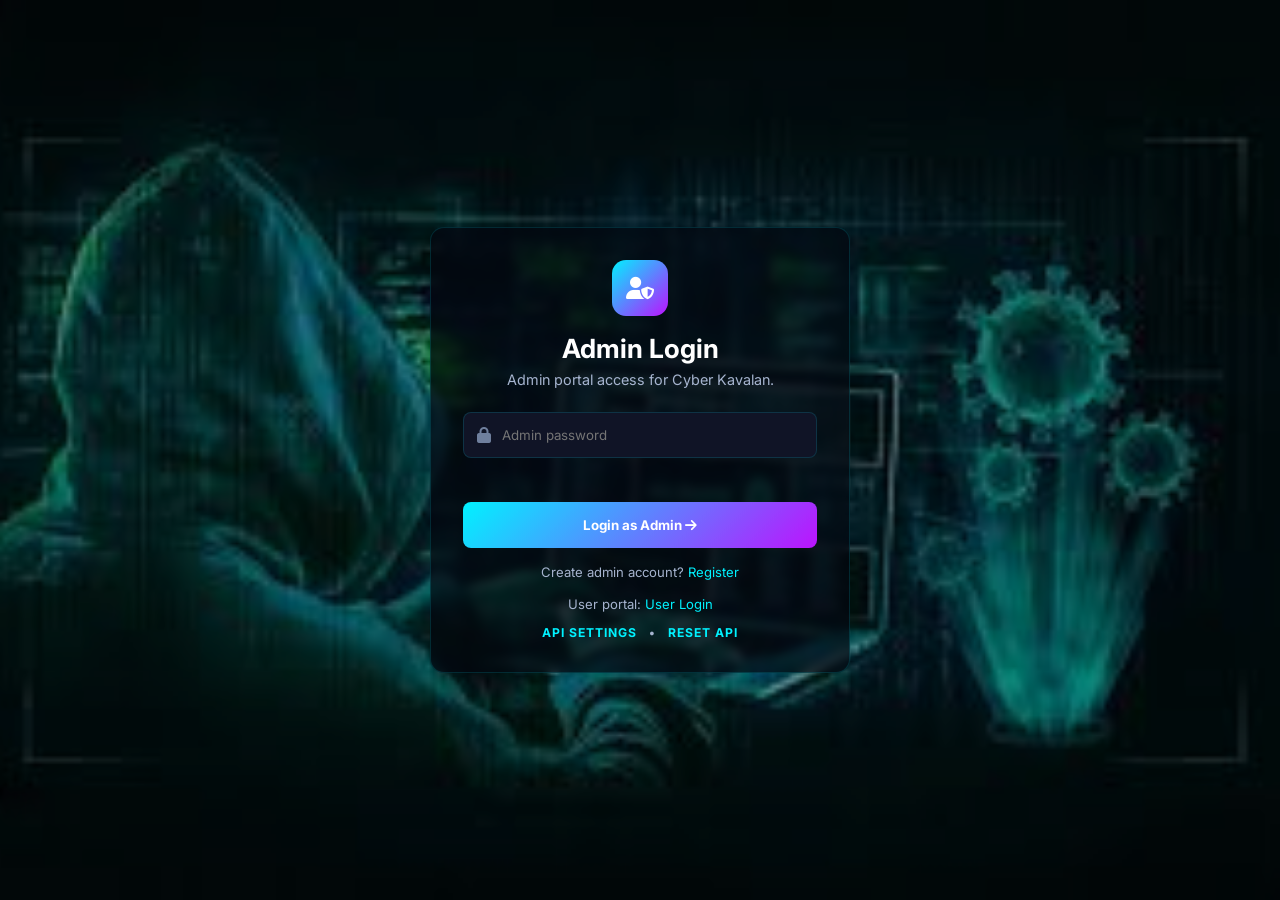
<file: admin-login.html>
<!DOCTYPE html>
<html lang="en">
<head>
  <meta charset="UTF-8">
  <meta name="viewport" content="width=device-width, initial-scale=1.0">
  <title>Admin Login - Cyber Kavalan</title>
  <link rel="stylesheet" href="https://cdnjs.cloudflare.com/ajax/libs/font-awesome/6.5.0/css/all.min.css">
  <link rel="preconnect" href="https://fonts.googleapis.com">
  <link href="https://fonts.googleapis.com/css2?family=Inter:wght@400;500;600;700;800;900&display=swap" rel="stylesheet">
  <style>
    :root { --color-neon-blue:#00f2ff; --color-neon-purple:#bc13fe; --color-cyber-black:#000000; --bg-base:var(--color-cyber-black); --bg-surface:#04060f; --bg-input:#101426; --border-subtle:rgba(0,242,255,.14); --text-primary:#fff; --text-secondary:#a6b4cf; --gradient-primary:linear-gradient(135deg,var(--color-neon-blue),var(--color-neon-purple)); }
    *{box-sizing:border-box;margin:0;padding:0;font-family:'Inter',sans-serif}
    body{min-height:100vh;min-height:100svh;background:var(--bg-base);background-image:url('assets/login-bg.jpg');background-size:cover;background-position:center;background-repeat:no-repeat;color:var(--text-primary);display:flex;align-items:center;justify-content:center;padding:1.5rem;position:relative;overflow-x:hidden;overflow-y:auto}
    body::before{content:"";position:fixed;inset:0;background:rgba(0,0,0,.45);pointer-events:none;z-index:0}
    .card{width:100%;max-width:420px;background:rgba(4,6,15,.68);backdrop-filter:blur(4px);border:1px solid var(--border-subtle);border-radius:14px;padding:2rem;position:relative;z-index:1}
    .icon{width:56px;height:56px;border-radius:14px;margin:0 auto 1rem;background:var(--gradient-primary);display:flex;align-items:center;justify-content:center;font-size:1.4rem}
    h1{font-size:1.65rem;text-align:center;margin-bottom:.4rem} p{text-align:center;color:var(--text-secondary);margin-bottom:1.5rem;font-size:.9rem}
    .input-group{position:relative;margin-bottom:.9rem}.input-group i{position:absolute;left:.9rem;top:50%;transform:translateY(-50%);color:#6f7f9d}
    input{width:100%;background:var(--bg-input);border:1px solid var(--border-subtle);border-radius:8px;color:white;padding:.9rem .9rem .9rem 2.4rem}
    input:focus{outline:none;border-color:var(--color-neon-blue);box-shadow:0 0 0 1px var(--color-neon-blue)}
    .msg{min-height:1.2rem;margin:.4rem 0 .6rem;font-size:.85rem;color:var(--text-secondary)}
    button{width:100%;border:none;border-radius:8px;padding:.95rem;font-weight:700;color:white;background:var(--gradient-primary);cursor:pointer}
    .foot{margin-top:1rem;text-align:center;font-size:.82rem;color:var(--text-secondary)} .foot a{color:var(--color-neon-blue);text-decoration:none}
    .api-tools{display:flex;justify-content:center;align-items:center;gap:.75rem;margin-top:.8rem;font-size:.76rem;font-weight:700;letter-spacing:.08em;text-transform:uppercase;color:var(--text-secondary);flex-wrap:wrap}
    .api-tools a{color:var(--color-neon-blue);text-decoration:none}
    @media (max-width:560px){
      body{padding:1rem;min-height:100svh;align-items:flex-start}
      .card{padding:1.25rem}
      h1{font-size:1.45rem}
      p{margin-bottom:1.1rem}
      input{padding:.82rem .82rem .82rem 2.2rem}
      button{padding:.88rem}
    }
  </style>
</head>
<body>
  <div class="card">
    <div class="icon"><i class="fas fa-user-shield"></i></div>
    <h1>Admin Login</h1>
    <p>Admin portal access for Cyber Kavalan.</p>

    <form id="adminLoginForm">
      <div class="input-group"><i class="fas fa-lock"></i><input type="password" id="password" placeholder="Admin password" required></div>
      <div class="msg" id="msg"></div>
      <button type="submit">Login as Admin <i class="fas fa-arrow-right"></i></button>
    </form>

    <div class="foot">Create admin account? <a href="admin-register.html">Register</a></div>
    <div class="foot">User portal: <a href="login.html">User Login</a></div>
    <div class="api-tools"><a href="#" id="apiSettingsLink">API Settings</a><span>•</span><a href="#" id="apiResetLink">Reset API</a></div>
  </div>

  <script>
    function normalizeApiBaseUrl(value) {
      return String(value || '').trim().replace(/\/+$/, '');
    }

    const API_BASE_URL = (() => {
      const params = new URLSearchParams(window.location.search);
      const fromQuery = normalizeApiBaseUrl(params.get('api'));
      if (fromQuery) {
        localStorage.setItem('cyber_api_base_url', fromQuery);
        return fromQuery;
      }

      const fromWindow = normalizeApiBaseUrl(window.__API_BASE_URL__);
      if (fromWindow) return fromWindow;

      const fromStorage = normalizeApiBaseUrl(localStorage.getItem('cyber_api_base_url'));
      if (fromStorage) return fromStorage;

      const protocol = window.location.protocol;
      const host = window.location.hostname;
      const isLocal = host === 'localhost' || host === '127.0.0.1';

      if ((protocol === 'http:' || protocol === 'https:') && window.location.port === '8000') {
        return `${protocol}//${window.location.host}`;
      }

      if (!isLocal && (protocol === 'http:' || protocol === 'https:')) {
        return `${protocol}//${window.location.host}`;
      }

      return 'http://127.0.0.1:8000';
    })();

    const form = document.getElementById('adminLoginForm');
    const msg = document.getElementById('msg');
    const passwordInput = document.getElementById('password');
    const apiSettingsLink = document.getElementById('apiSettingsLink');
    const apiResetLink = document.getElementById('apiResetLink');

    if (localStorage.getItem('admin_session_active') === 'true' && sessionStorage.getItem('admin_portal_password')) {
      window.location.href = 'admin-dashboard.html';
    }

    function setMessage(text, type = 'info') {
      msg.textContent = text;
      msg.style.color = type === 'error' ? 'var(--color-neon-purple)' : type === 'success' ? 'var(--color-neon-blue)' : 'var(--text-secondary)';
    }

    function openApiSettings() {
      const current = localStorage.getItem('cyber_api_base_url') || API_BASE_URL;
      const value = prompt('Enter backend API base URL (example: https://your-backend-domain)', current || '');
      if (value === null) return;
      const normalized = normalizeApiBaseUrl(value);
      if (!normalized) {
        localStorage.removeItem('cyber_api_base_url');
        setMessage('API override removed. Using default endpoint.', 'info');
        return;
      }
      localStorage.setItem('cyber_api_base_url', normalized);
      setMessage(`API endpoint updated to: ${normalized}`, 'success');
      setTimeout(() => window.location.reload(), 250);
    }

    apiSettingsLink.addEventListener('click', (event) => {
      event.preventDefault();
      openApiSettings();
    });

    apiResetLink.addEventListener('click', (event) => {
      event.preventDefault();
      localStorage.removeItem('cyber_api_base_url');
      setMessage('API endpoint reset. Reloading...', 'info');
      setTimeout(() => window.location.reload(), 250);
    });

    form.addEventListener('submit', async (event) => {
      event.preventDefault();
      const password = passwordInput.value;
      if (!password) return setMessage('Enter admin password.', 'error');

      setMessage('Signing in admin...', 'info');
      try {
        const response = await fetch(`${API_BASE_URL}/admin/login`, {
          method: 'POST', headers: { 'Content-Type': 'application/json' }, body: JSON.stringify({ password })
        });
        const data = await response.json().catch(() => ({}));
        if (!response.ok) throw new Error(data.detail || 'Admin login failed');

        localStorage.setItem('admin_session_active', 'true');
        localStorage.setItem('admin_name', data.name || 'Admin');
        localStorage.setItem('admin_email', data.email || 'admin@cyberkavalan.local');
        sessionStorage.setItem('admin_portal_password', password);
        setMessage('Admin login successful. Redirecting...', 'success');
        setTimeout(() => { window.location.href = 'admin-dashboard.html'; }, 500);
      } catch (error) {
        const fallback = 'Unable to login right now. Open API Settings and set your backend URL.';
        const displayMessage = error && String(error.message || '').toLowerCase().includes('failed to fetch')
          ? fallback
          : (error.message || fallback);
        setMessage(displayMessage, 'error');
      }
    });
  </script>
</body>
</html>
</file>
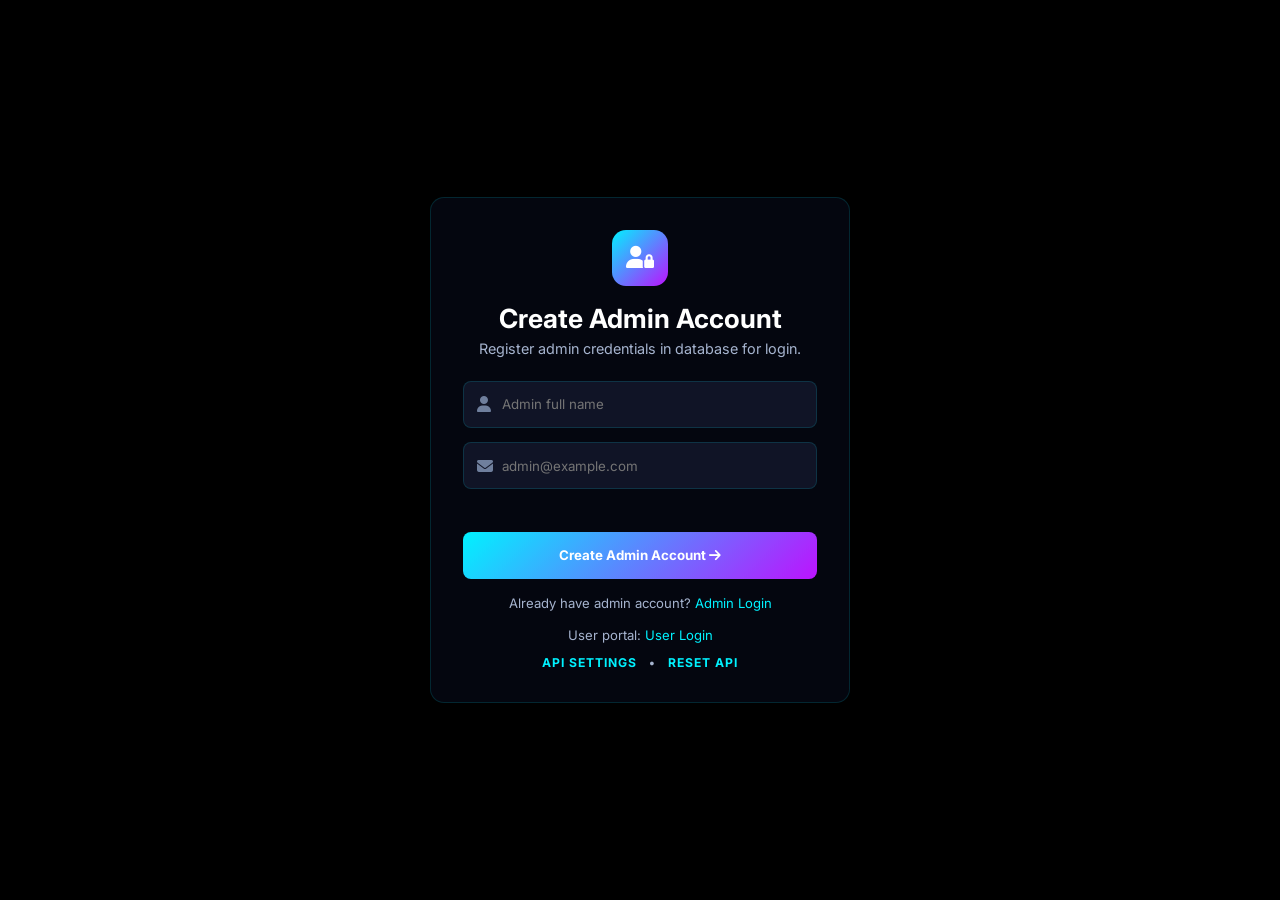
<file: admin-register.html>
<!DOCTYPE html>
<html lang="en">
<head>
  <meta charset="UTF-8">
  <meta name="viewport" content="width=device-width, initial-scale=1.0">
  <title>Create Admin Account - Cyber Kavalan</title>
  <link rel="stylesheet" href="https://cdnjs.cloudflare.com/ajax/libs/font-awesome/6.5.0/css/all.min.css">
  <link rel="preconnect" href="https://fonts.googleapis.com">
  <link href="https://fonts.googleapis.com/css2?family=Inter:wght@400;500;600;700;800;900&display=swap" rel="stylesheet">
  <style>
    :root { --color-neon-blue:#00f2ff; --color-neon-purple:#bc13fe; --color-cyber-black:#000000; --bg-base:var(--color-cyber-black); --bg-surface:#04060f; --bg-input:#101426; --border-subtle:rgba(0,242,255,.14); --text-primary:#fff; --text-secondary:#a6b4cf; --gradient-primary:linear-gradient(135deg,var(--color-neon-blue),var(--color-neon-purple)); }
    *{box-sizing:border-box;margin:0;padding:0;font-family:'Inter',sans-serif}
    body{min-height:100vh;background:var(--bg-base);color:var(--text-primary);display:flex;align-items:center;justify-content:center;padding:1.5rem}
    .card{width:100%;max-width:420px;background:var(--bg-surface);border:1px solid var(--border-subtle);border-radius:14px;padding:2rem}
    .icon{width:56px;height:56px;border-radius:14px;margin:0 auto 1rem;background:var(--gradient-primary);display:flex;align-items:center;justify-content:center;font-size:1.4rem}
    h1{font-size:1.65rem;text-align:center;margin-bottom:.4rem} p{text-align:center;color:var(--text-secondary);margin-bottom:1.5rem;font-size:.9rem}
    .input-group{position:relative;margin-bottom:.9rem}.input-group i{position:absolute;left:.9rem;top:50%;transform:translateY(-50%);color:#6f7f9d}
    input{width:100%;background:var(--bg-input);border:1px solid var(--border-subtle);border-radius:8px;color:white;padding:.9rem .9rem .9rem 2.4rem}
    input:focus{outline:none;border-color:var(--color-neon-blue);box-shadow:0 0 0 1px var(--color-neon-blue)}
    .msg{min-height:1.2rem;margin:.4rem 0 .6rem;font-size:.85rem;color:var(--text-secondary)}
    button{width:100%;border:none;border-radius:8px;padding:.95rem;font-weight:700;color:white;background:var(--gradient-primary);cursor:pointer}
    .foot{margin-top:1rem;text-align:center;font-size:.82rem;color:var(--text-secondary)} .foot a{color:var(--color-neon-blue);text-decoration:none}
    .api-tools{display:flex;justify-content:center;align-items:center;gap:.75rem;margin-top:.8rem;font-size:.76rem;font-weight:700;letter-spacing:.08em;text-transform:uppercase;color:var(--text-secondary);flex-wrap:wrap}
    .api-tools a{color:var(--color-neon-blue);text-decoration:none}
    @media (max-width:560px){
      body{padding:1rem;min-height:100svh}
      .card{padding:1.25rem}
      h1{font-size:1.45rem}
      p{margin-bottom:1.1rem}
      input{padding:.82rem .82rem .82rem 2.2rem}
      button{padding:.88rem}
    }
  </style>
</head>
<body>
  <div class="card">
    <div class="icon"><i class="fas fa-user-lock"></i></div>
    <h1>Create Admin Account</h1>
    <p>Register admin credentials in database for login.</p>

    <form id="adminRegisterForm">
      <div class="input-group"><i class="fas fa-user"></i><input type="text" id="name" placeholder="Admin full name" required></div>
      <div class="input-group"><i class="fas fa-envelope"></i><input type="email" id="email" placeholder="admin@example.com" required></div>
      <div class="msg" id="msg"></div>
      <button type="submit">Create Admin Account <i class="fas fa-arrow-right"></i></button>
    </form>

    <div class="foot">Already have admin account? <a href="admin-login.html">Admin Login</a></div>
    <div class="foot">User portal: <a href="login.html">User Login</a></div>
    <div class="api-tools"><a href="#" id="apiSettingsLink">API Settings</a><span>•</span><a href="#" id="apiResetLink">Reset API</a></div>
  </div>

  <script>
    function normalizeApiBaseUrl(value) {
      return String(value || '').trim().replace(/\/+$/, '');
    }

    const API_BASE_URL = (() => {
      const params = new URLSearchParams(window.location.search);
      const fromQuery = normalizeApiBaseUrl(params.get('api'));
      if (fromQuery) {
        localStorage.setItem('cyber_api_base_url', fromQuery);
        return fromQuery;
      }

      const fromWindow = normalizeApiBaseUrl(window.__API_BASE_URL__);
      if (fromWindow) return fromWindow;

      const fromStorage = normalizeApiBaseUrl(localStorage.getItem('cyber_api_base_url'));
      if (fromStorage) return fromStorage;

      const protocol = window.location.protocol;
      const host = window.location.hostname;
      const isLocal = host === 'localhost' || host === '127.0.0.1';

      if ((protocol === 'http:' || protocol === 'https:') && window.location.port === '8000') {
        return `${protocol}//${window.location.host}`;
      }

      if (!isLocal && (protocol === 'http:' || protocol === 'https:')) {
        return `${protocol}//${window.location.host}`;
      }

      return 'http://127.0.0.1:8000';
    })();

    const form = document.getElementById('adminRegisterForm');
    const msg = document.getElementById('msg');
    const nameInput = document.getElementById('name');
    const emailInput = document.getElementById('email');
    const apiSettingsLink = document.getElementById('apiSettingsLink');
    const apiResetLink = document.getElementById('apiResetLink');

    function setMessage(text, type = 'info') {
      msg.textContent = text;
      msg.style.color = type === 'error' ? 'var(--color-neon-purple)' : type === 'success' ? 'var(--color-neon-blue)' : 'var(--text-secondary)';
    }

    function openApiSettings() {
      const current = localStorage.getItem('cyber_api_base_url') || API_BASE_URL;
      const value = prompt('Enter backend API base URL (example: https://your-backend-domain)', current || '');
      if (value === null) return;
      const normalized = normalizeApiBaseUrl(value);
      if (!normalized) {
        localStorage.removeItem('cyber_api_base_url');
        setMessage('API override removed. Using default endpoint.', 'info');
        return;
      }
      localStorage.setItem('cyber_api_base_url', normalized);
      setMessage(`API endpoint updated to: ${normalized}`, 'success');
      setTimeout(() => window.location.reload(), 250);
    }

    apiSettingsLink.addEventListener('click', (event) => {
      event.preventDefault();
      openApiSettings();
    });

    apiResetLink.addEventListener('click', (event) => {
      event.preventDefault();
      localStorage.removeItem('cyber_api_base_url');
      setMessage('API endpoint reset. Reloading...', 'info');
      setTimeout(() => window.location.reload(), 250);
    });

    form.addEventListener('submit', async (event) => {
      event.preventDefault();
      const name = nameInput.value.trim();
      const email = emailInput.value.trim().toLowerCase();
      if (name.length < 2) return setMessage('Enter a valid full name.', 'error');
      if (!email.includes('@')) return setMessage('Enter a valid email address.', 'error');

      setMessage('Creating admin account...', 'info');
      try {
        const response = await fetch(`${API_BASE_URL}/admin/register`, {
          method: 'POST', headers: { 'Content-Type': 'application/json' }, body: JSON.stringify({ name, email })
        });

        const data = await response.json().catch(() => ({}));
        if (!response.ok) throw new Error(data.detail || 'Could not create admin account');

        localStorage.setItem('pending_admin_name', name);
        localStorage.setItem('pending_admin_email', email);
        setMessage('Admin account created successfully. Redirecting to admin login...', 'success');
        setTimeout(() => { window.location.href = 'admin-login.html'; }, 700);
      } catch (error) {
        const fallback = 'Could not create admin account. Open API Settings and set your backend URL.';
        const displayMessage = error && String(error.message || '').toLowerCase().includes('failed to fetch')
          ? fallback
          : (error.message || fallback);
        setMessage(displayMessage, 'error');
      }
    });
  </script>
</body>
</html>
</file>
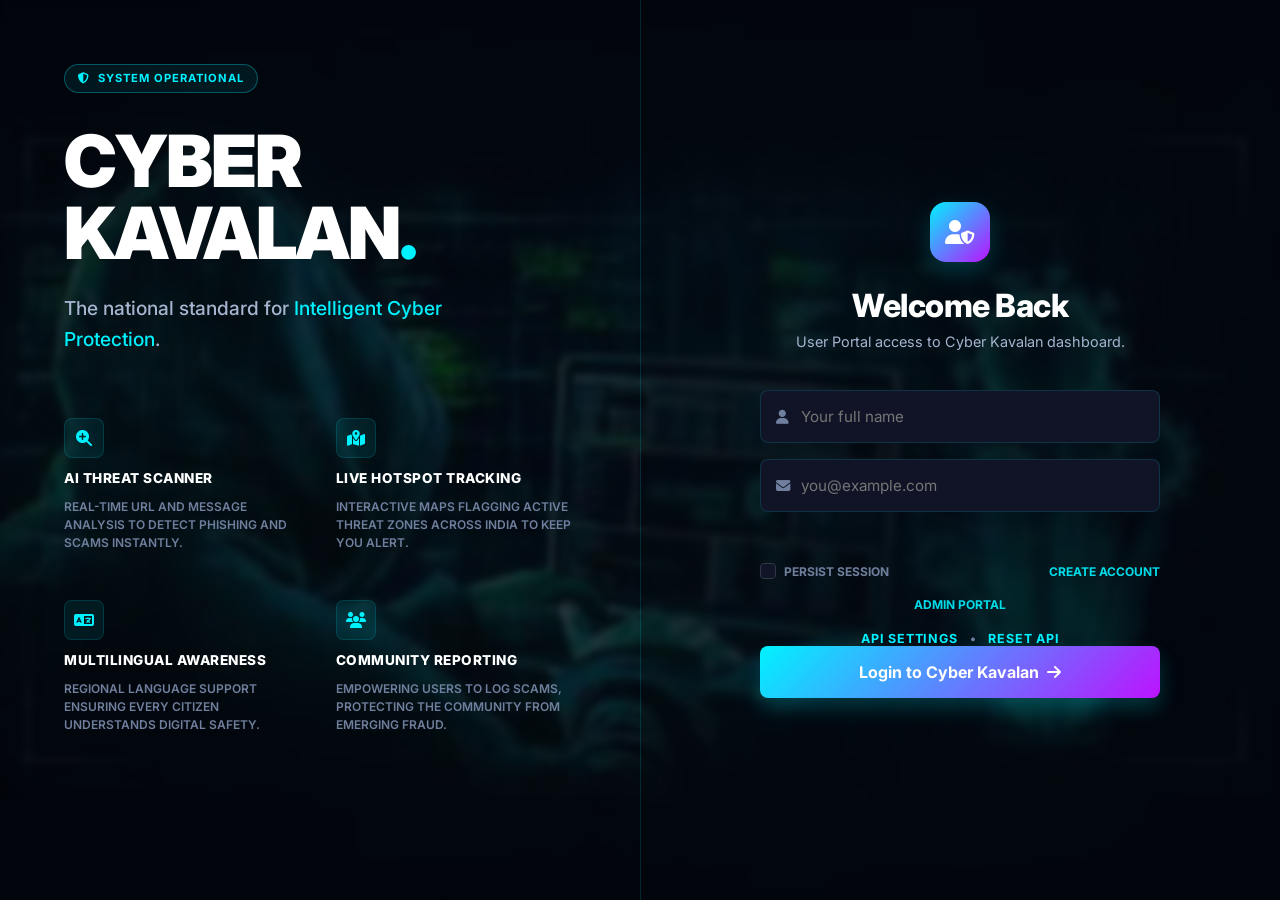
<file: login.html>
<!DOCTYPE html>
<html lang="en">
<head>
  <meta charset="UTF-8">
  <meta name="viewport" content="width=device-width, initial-scale=1.0">
  <title>User Login - Cyber Kavalan</title>
  <link rel="stylesheet" href="https://cdnjs.cloudflare.com/ajax/libs/font-awesome/6.5.0/css/all.min.css">
  <link rel="preconnect" href="https://fonts.googleapis.com">
  <link href="https://fonts.googleapis.com/css2?family=Inter:wght@400;500;600;700;800;900&display=swap" rel="stylesheet">
  <style>
    :root {
      --color-neon-blue: #00f2ff;
      --color-neon-purple: #bc13fe;
      --color-cyber-black: #000000;
      --bg-base: var(--color-cyber-black);
      --bg-surface: #04060f;
      --bg-elevated: #090b1a;
      --bg-input: #101426;
      --border-primary: rgba(0, 242, 255, 0.3);
      --border-subtle: rgba(0, 242, 255, 0.14);
      --text-primary: #ffffff;
      --text-secondary: #a6b4cf;
      --text-muted: #6f7f9d;
      --gradient-primary: linear-gradient(135deg, var(--color-neon-blue), var(--color-neon-purple));
    }

    * {
      box-sizing: border-box;
      margin: 0;
      padding: 0;
      font-family: 'Inter', sans-serif;
    }
    body {
      display: flex;
      min-height: 100vh;
      min-height: 100svh;
      background-color: var(--bg-base);
      background-image: url('assets/login-bg.jpg');
      background-size: cover;
      background-position: center;
      background-repeat: no-repeat;
      color: var(--text-primary);
      position: relative;
      overflow-x: hidden;
      overflow-y: auto;
    }
    body::before {
      content: "";
      position: fixed;
      inset: 0;
      background: rgba(0, 0, 0, 0.45);
      pointer-events: none;
      z-index: 0;
    }
    .split-layout {
      display: flex;
      width: 100%;
      position: relative;
      z-index: 1;
    }
    .left-panel {
      flex: 1;
      padding: 4rem 4rem;
      display: flex;
      flex-direction: column;
      border-right: 1px solid var(--border-subtle);
      background: rgba(4, 6, 15, 0.62);
      backdrop-filter: blur(3px);
    }
    .right-panel {
      flex: 1;
      display: flex;
      flex-direction: column;
      justify-content: center;
      align-items: center;
      padding: 4rem;
      background-color: rgba(4, 6, 15, 0.68);
      backdrop-filter: blur(4px);
    }
    /* Left Panel Content */
    .system-status {
      display: inline-flex;
      align-items: center;
      gap: 0.5rem;
      font-size: 0.7rem;
      font-weight: 700;
      letter-spacing: 1px;
      color: var(--color-neon-blue);
      border: 1px solid var(--border-primary);
      padding: 0.4rem 0.8rem;
      border-radius: 20px;
      background-color: rgba(0, 242, 255, 0.08);
      margin-bottom: 2rem;
      align-self: flex-start;
    }
    .brand-title {
      font-size: 4.5rem;
      font-weight: 900;
      letter-spacing: -2px;
      line-height: 1;
      margin-bottom: 1.5rem;
    }
    .brand-title .dot {
      color: var(--color-neon-blue);
    }
    .brand-subtitle {
      font-size: 1.2rem;
      color: var(--text-secondary);
      font-weight: 500;
      max-width: 450px;
      line-height: 1.6;
      margin-bottom: 4rem;
    }
    .highlight {
      color: var(--color-neon-blue);
    }
    
    .features-grid {
      display: grid;
      grid-template-columns: 1fr 1fr;
      gap: 3rem 2rem;
    }
    .feature-item {
      display: flex;
      flex-direction: column;
      gap: 0.75rem;
    }
    .feature-icon {
      width: 40px;
      height: 40px;
      border-radius: 8px;
      border: 1px solid var(--border-subtle);
      display: flex;
      align-items: center;
      justify-content: center;
      color: var(--color-neon-blue);
      background-color: rgba(0, 242, 255, 0.08);
    }
    .feature-title {
      font-size: 0.85rem;
      font-weight: 800;
      letter-spacing: 0.5px;
      text-transform: uppercase;
    }
    .feature-desc {
      font-size: 0.75rem;
      color: var(--text-muted);
      line-height: 1.5;
      font-weight: 600;
      text-transform: uppercase;
    }
    .terminal-footer {
      margin-top: auto;
      display: flex;
      align-items: center;
      gap: 1.5rem;
      font-size: 0.65rem;
      color: var(--text-muted);
      font-weight: 700;
      letter-spacing: 1px;
    }
    .terminal-dots {
      display: flex;
      gap: 4px;
    }
    .t-dot {
      width: 24px;
      height: 24px;
      border-radius: 50%;
      background: var(--bg-input);
      display: flex;
      align-items: center;
      justify-content: center;
      font-size: 0.5rem;
      color: var(--color-neon-blue);
    }

    /* Right Panel Content */
    .auth-container {
      width: 100%;
      max-width: 400px;
      text-align: center;
    }
    .auth-icon-wrap {
      width: 60px;
      height: 60px;
      border-radius: 16px;
      background: var(--gradient-primary);
      color: white;
      display: flex;
      align-items: center;
      justify-content: center;
      font-size: 1.5rem;
      margin: 0 auto 1.5rem;
      box-shadow: 0 10px 25px rgba(0, 242, 255, 0.2);
    }
    .auth-title {
      font-size: 2rem;
      font-weight: 800;
      margin-bottom: 0.5rem;
      letter-spacing: -0.5px;
    }
    .auth-subtitle {
      font-size: 0.9rem;
      color: var(--text-secondary);
      margin-bottom: 2.5rem;
    }
    .input-group {
      position: relative;
      margin-bottom: 1rem;
    }
    .input-icon {
      position: absolute;
      left: 1rem;
      top: 50%;
      transform: translateY(-50%);
      color: var(--text-muted);
      font-size: 0.9rem;
    }
    .auth-input {
      width: 100%;
      background-color: var(--bg-input);
      border: 1px solid var(--border-subtle);
      color: white;
      padding: 1rem 1rem 1rem 2.5rem;
      border-radius: 8px;
      font-size: 0.95rem;
      transition: all 0.3s ease;
    }
    .auth-input:focus {
      outline: none;
      border-color: var(--color-neon-blue);
      background-color: #14182d;
      box-shadow: 0 0 0 1px var(--color-neon-blue);
    }
    .auth-options {
      display: flex;
      justify-content: space-between;
      align-items: center;
      margin-bottom: 1.5rem;
      font-size: 0.75rem;
      font-weight: 700;
      text-transform: uppercase;
      margin-top: 1rem;
    }
    .persist-label {
      display: flex;
      align-items: center;
      gap: 0.5rem;
      color: var(--text-muted);
      cursor: pointer;
    }
    .checkbox-custom {
      appearance: none;
      width: 16px;
      height: 16px;
      background-color: var(--bg-input);
      border: 1px solid #2d3748;
      border-radius: 4px;
      cursor: pointer;
    }
    .checkbox-custom:checked {
      background-color: var(--color-neon-blue);
      border-color: var(--color-neon-blue);
    }
    .restore-link {
      color: var(--color-neon-blue);
      text-decoration: none;
      transition: all 0.2s;
    }
    .restore-link:hover {
      text-shadow: 0 0 8px rgba(0, 242, 255, 0.5);
    }
    .api-tools {
      display: flex;
      justify-content: center;
      align-items: center;
      gap: 0.75rem;
      margin-top: 0.9rem;
      font-size: 0.78rem;
      font-weight: 700;
      text-transform: uppercase;
      letter-spacing: 0.8px;
      color: var(--text-muted);
      flex-wrap: wrap;
    }
    .api-tools a {
      color: var(--color-neon-blue);
      text-decoration: none;
    }
    .btn-login {
      width: 100%;
      background: var(--gradient-primary);
      color: white;
      border: none;
      padding: 1rem;
      border-radius: 8px;
      font-size: 1rem;
      font-weight: 700;
      cursor: pointer;
      display: flex;
      justify-content: center;
      align-items: center;
      gap: 0.5rem;
      transition: all 0.3s ease;
      box-shadow: 0 10px 20px rgba(0, 242, 255, 0.2);
    }
    .btn-login:hover {
      filter: brightness(1.1);
      transform: translateY(-2px);
      box-shadow: 0 15px 25px rgba(0, 242, 255, 0.3);
    }
    .enterprise-footer {
      margin-top: 5rem;
      font-size: 0.65rem;
      font-weight: 700;
      letter-spacing: 2px;
      color: var(--text-muted);
      text-transform: uppercase;
    }
    .auth-message {
      margin-top: 0.75rem;
      min-height: 1.2rem;
      font-size: 0.85rem;
      color: var(--text-secondary);
      text-align: left;
    }
    .footer-icons {
      display: flex;
      gap: 1.5rem;
      justify-content: center;
      margin-top: 1rem;
      font-size: 1rem;
      color: var(--text-muted);
    }
    
    @media (max-width: 900px) {
      .split-layout {
        flex-direction: column;
      }
      .left-panel {
        display: none; /* Hide left panel on mobile */
      }
      .right-panel {
        padding: 2rem;
      }
    }
    @media (max-width: 560px) {
      body {
        min-height: 100svh;
        align-items: flex-start;
      }
      .right-panel {
        padding: 1rem;
        justify-content: flex-start;
      }
      .auth-container {
        max-width: 100%;
        margin-top: 0.5rem;
      }
      .auth-title {
        font-size: 1.75rem;
      }
      .auth-subtitle {
        margin-bottom: 1.5rem;
      }
      .auth-options {
        flex-direction: column;
        align-items: flex-start;
        gap: 0.65rem;
      }
      .btn-login {
        padding: 0.9rem;
      }
    }
  </style>
</head>
<body>
  <div class="split-layout">
    <!-- Left Panel -->
    <div class="left-panel">
      <div class="system-status">
        <i class="fas fa-shield-alt"></i> SYSTEM OPERATIONAL
      </div>
      
      <h1 class="brand-title">CYBER KAVALAN<span class="dot">.</span></h1>
      
      <p class="brand-subtitle">
        The national standard for <span class="highlight">Intelligent Cyber Protection</span>.
      </p>

      <div class="features-grid">
        <div class="feature-item">
          <div class="feature-icon"><i class="fas fa-search-plus"></i></div>
          <div class="feature-title">AI THREAT SCANNER</div>
          <div class="feature-desc">Real-time URL and message analysis to detect phishing and scams instantly.</div>
        </div>
        <div class="feature-item">
          <div class="feature-icon"><i class="fas fa-map-marked-alt"></i></div>
          <div class="feature-title">LIVE HOTSPOT TRACKING</div>
          <div class="feature-desc">Interactive maps flagging active threat zones across India to keep you alert.</div>
        </div>
        <div class="feature-item">
          <div class="feature-icon"><i class="fas fa-language"></i></div>
          <div class="feature-title">MULTILINGUAL AWARENESS</div>
          <div class="feature-desc">Regional language support ensuring every citizen understands digital safety.</div>
        </div>
        <div class="feature-item">
          <div class="feature-icon"><i class="fas fa-users"></i></div>
          <div class="feature-title">COMMUNITY REPORTING</div>
          <div class="feature-desc">Empowering users to log scams, protecting the community from emerging fraud.</div>
        </div>
      </div>


    </div>

    <!-- Right Panel -->
    <div class="right-panel">
      <div class="auth-container">
        <div class="auth-icon-wrap">
          <i class="fas fa-user-shield"></i>
        </div>
        
        <h2 class="auth-title">Welcome Back</h2>
        <p class="auth-subtitle">User Portal access to Cyber Kavalan dashboard.</p>

        <form id="userLoginForm">
          <div class="input-group">
            <i class="fas fa-user input-icon"></i>
            <input type="text" id="userName" class="auth-input" placeholder="Your full name" required>
          </div>
          
          <div class="input-group">
            <i class="fas fa-envelope input-icon"></i>
            <input type="email" id="userEmail" class="auth-input" placeholder="you@example.com" required>
          </div>

          <div class="auth-message" id="authMessage"></div>

          <div class="auth-options">
            <label class="persist-label">
              <input type="checkbox" class="checkbox-custom">
              PERSIST SESSION
            </label>
            <a href="register.html" class="restore-link" style="opacity: 0.9;">CREATE ACCOUNT</a>
          </div>

          <div class="auth-options" style="justify-content:center; margin-top:-0.4rem; margin-bottom:1.2rem;">
            <a href="admin-login.html" class="restore-link" style="opacity: 0.9;">ADMIN PORTAL</a>
          </div>

          <div class="api-tools">
            <a href="#" id="apiSettingsLink">API Settings</a>
            <span>•</span>
            <a href="#" id="apiResetLink">Reset API</a>
          </div>

          <button type="submit" id="userLoginBtn" class="btn-login">
            Login to Cyber Kavalan <i class="fas fa-arrow-right"></i>
          </button>
        </form>

      </div>
    </div>
  </div>

  <script>
    function normalizeApiBaseUrl(value) {
      return String(value || '').trim().replace(/\/+$/, '');
    }

    const API_BASE_URL = (() => {
      const params = new URLSearchParams(window.location.search);
      const fromQuery = normalizeApiBaseUrl(params.get('api'));
      if (fromQuery) {
        localStorage.setItem('cyber_api_base_url', fromQuery);
        return fromQuery;
      }

      const fromWindow = normalizeApiBaseUrl(window.__API_BASE_URL__);
      if (fromWindow) return fromWindow;

      const fromStorage = normalizeApiBaseUrl(localStorage.getItem('cyber_api_base_url'));
      if (fromStorage) return fromStorage;

      const protocol = window.location.protocol;
      const host = window.location.hostname;
      const isLocal = host === 'localhost' || host === '127.0.0.1';

      if ((protocol === 'http:' || protocol === 'https:') && window.location.port === '8000') {
        return `${protocol}//${window.location.host}`;
      }

      if (!isLocal && (protocol === 'http:' || protocol === 'https:')) {
        return `${protocol}//${window.location.host}`;
      }

      return 'http://127.0.0.1:8000';
    })();
    const loginForm = document.getElementById('userLoginForm');
    const authMessage = document.getElementById('authMessage');
    const userNameInput = document.getElementById('userName');
    const userEmailInput = document.getElementById('userEmail');
    const apiSettingsLink = document.getElementById('apiSettingsLink');
    const apiResetLink = document.getElementById('apiResetLink');

    const pendingName = localStorage.getItem('pending_user_name') || localStorage.getItem('user_name') || '';
    const pendingEmail = localStorage.getItem('pending_user_email') || localStorage.getItem('user_email') || '';
    if (pendingName) userNameInput.value = pendingName;
    if (pendingEmail) userEmailInput.value = pendingEmail;

    if (localStorage.getItem('user_session_active') === 'true') {
      window.location.href = 'index.html';
    }

    function setMessage(text, type = 'info') {
      authMessage.textContent = text;
      authMessage.style.color = type === 'error' ? 'var(--color-neon-purple)' : type === 'success' ? 'var(--color-neon-blue)' : 'var(--text-secondary)';
    }

    function openApiSettings() {
      const current = localStorage.getItem('cyber_api_base_url') || API_BASE_URL;
      const value = prompt('Enter backend API base URL (example: https://your-backend-domain)', current || '');
      if (value === null) return;
      const normalized = normalizeApiBaseUrl(value);
      if (!normalized) {
        localStorage.removeItem('cyber_api_base_url');
        setMessage('API override removed. Using default endpoint.', 'info');
        return;
      }
      localStorage.setItem('cyber_api_base_url', normalized);
      setMessage(`API endpoint updated to: ${normalized}`, 'success');
      setTimeout(() => window.location.reload(), 250);
    }

    apiSettingsLink.addEventListener('click', (event) => {
      event.preventDefault();
      openApiSettings();
    });

    apiResetLink.addEventListener('click', (event) => {
      event.preventDefault();
      localStorage.removeItem('cyber_api_base_url');
      setMessage('API endpoint reset. Reloading...', 'info');
      setTimeout(() => window.location.reload(), 250);
    });

    loginForm.addEventListener('submit', async (event) => {
      event.preventDefault();
      const userName = userNameInput.value.trim();
      const userEmail = userEmailInput.value.trim().toLowerCase();

      if (userName.length < 2) {
        setMessage('Enter a valid full name.', 'error');
        return;
      }

      if (!userEmail.includes('@')) {
        setMessage('Enter a valid email address.', 'error');
        return;
      }

      setMessage('Signing you in...', 'info');

      try {
        const response = await fetch(`${API_BASE_URL}/user/login`, {
          method: 'POST',
          headers: { 'Content-Type': 'application/json' },
          body: JSON.stringify({ name: userName, email: userEmail })
        });

        const data = await response.json().catch(() => ({}));
        if (!response.ok) {
          throw new Error(data.detail || 'Login failed');
        }

        localStorage.removeItem('pending_user_name');
        localStorage.removeItem('pending_user_email');
        localStorage.setItem('user_session_active', 'true');
        localStorage.setItem('user_name', data.name || userName);
        localStorage.setItem('user_email', userEmail);

        setMessage('Login successful. Redirecting...', 'success');
        setTimeout(() => {
          window.location.href = 'index.html';
        }, 500);
      } catch (error) {
        const fallback = 'Unable to login right now. Open API Settings and set your backend URL.';
        const displayMessage = error && String(error.message || '').toLowerCase().includes('failed to fetch')
          ? fallback
          : (error.message || fallback);
        setMessage(displayMessage, 'error');
      }
    });
  </script>
</body>
</html>
</file>
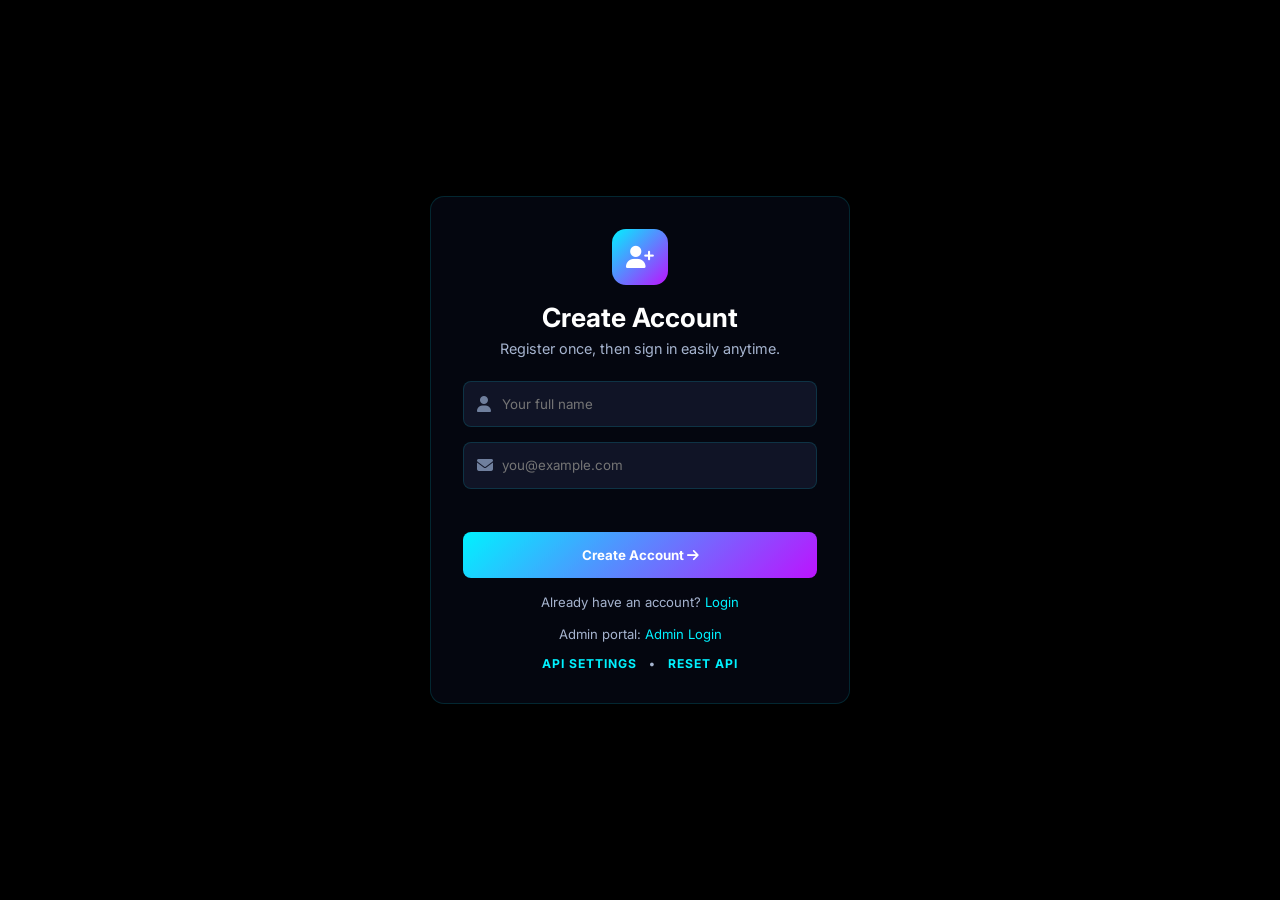
<file: register.html>
<!DOCTYPE html>
<html lang="en">
<head>
  <meta charset="UTF-8">
  <meta name="viewport" content="width=device-width, initial-scale=1.0">
  <title>Create Account - Cyber Kavalan</title>
  <link rel="stylesheet" href="https://cdnjs.cloudflare.com/ajax/libs/font-awesome/6.5.0/css/all.min.css">
  <link rel="preconnect" href="https://fonts.googleapis.com">
  <link href="https://fonts.googleapis.com/css2?family=Inter:wght@400;500;600;700;800;900&display=swap" rel="stylesheet">
  <style>
    :root {
      --color-neon-blue: #00f2ff;
      --color-neon-purple: #bc13fe;
      --color-cyber-black: #000000;
      --bg-base: var(--color-cyber-black);
      --bg-surface: #04060f;
      --bg-input: #101426;
      --border-subtle: rgba(0, 242, 255, 0.14);
      --text-primary: #ffffff;
      --text-secondary: #a6b4cf;
      --gradient-primary: linear-gradient(135deg, var(--color-neon-blue), var(--color-neon-purple));
    }
    * { box-sizing: border-box; margin: 0; padding: 0; font-family: 'Inter', sans-serif; }
    body { min-height: 100vh; background: var(--bg-base); color: var(--text-primary); display: flex; align-items: center; justify-content: center; padding: 1.5rem; }
    .card { width: 100%; max-width: 420px; background: var(--bg-surface); border: 1px solid var(--border-subtle); border-radius: 14px; padding: 2rem; }
    .icon { width: 56px; height: 56px; border-radius: 14px; margin: 0 auto 1rem; background: var(--gradient-primary); display: flex; align-items: center; justify-content: center; font-size: 1.4rem; }
    h1 { font-size: 1.65rem; text-align: center; margin-bottom: 0.4rem; }
    p { text-align: center; color: var(--text-secondary); margin-bottom: 1.5rem; font-size: 0.9rem; }
    .input-group { position: relative; margin-bottom: 0.9rem; }
    .input-group i { position: absolute; left: 0.9rem; top: 50%; transform: translateY(-50%); color: #6f7f9d; }
    input { width: 100%; background: var(--bg-input); border: 1px solid var(--border-subtle); border-radius: 8px; color: white; padding: 0.9rem 0.9rem 0.9rem 2.4rem; }
    input:focus { outline: none; border-color: var(--color-neon-blue); box-shadow: 0 0 0 1px var(--color-neon-blue); }
    .msg { min-height: 1.2rem; margin-top: 0.4rem; margin-bottom: 0.6rem; font-size: 0.85rem; color: var(--text-secondary); }
    button { width: 100%; border: none; border-radius: 8px; padding: 0.95rem; font-weight: 700; color: white; background: var(--gradient-primary); cursor: pointer; }
    .foot { margin-top: 1rem; text-align: center; font-size: 0.82rem; color: var(--text-secondary); }
    .foot a { color: var(--color-neon-blue); text-decoration: none; }
    .api-tools { display:flex; justify-content:center; align-items:center; gap:0.75rem; margin-top:0.85rem; font-size:0.76rem; font-weight:700; letter-spacing:0.08em; text-transform:uppercase; color: var(--text-secondary); flex-wrap:wrap; }
    .api-tools a { color: var(--color-neon-blue); text-decoration:none; }
    @media (max-width: 560px) {
      body { padding: 1rem; min-height: 100svh; }
      .card { padding: 1.25rem; }
      h1 { font-size: 1.45rem; }
      p { margin-bottom: 1.1rem; }
      input { padding: 0.82rem 0.82rem 0.82rem 2.2rem; }
      button { padding: 0.88rem; }
    }
  </style>
</head>
<body>
  <div class="card">
    <div class="icon"><i class="fas fa-user-plus"></i></div>
    <h1>Create Account</h1>
    <p>Register once, then sign in easily anytime.</p>

    <form id="registerForm">
      <div class="input-group">
        <i class="fas fa-user"></i>
        <input type="text" id="name" placeholder="Your full name" required>
      </div>
      <div class="input-group">
        <i class="fas fa-envelope"></i>
        <input type="email" id="email" placeholder="you@example.com" required>
      </div>
      <div class="msg" id="msg"></div>
      <button type="submit">Create Account <i class="fas fa-arrow-right"></i></button>
    </form>

    <div class="foot">Already have an account? <a href="login.html">Login</a></div>
    <div class="foot">Admin portal: <a href="admin-login.html">Admin Login</a></div>
    <div class="api-tools"><a href="#" id="apiSettingsLink">API Settings</a><span>•</span><a href="#" id="apiResetLink">Reset API</a></div>
  </div>

  <script>
    function normalizeApiBaseUrl(value) {
      return String(value || '').trim().replace(/\/+$/, '');
    }

    const API_BASE_URL = (() => {
      const params = new URLSearchParams(window.location.search);
      const fromQuery = normalizeApiBaseUrl(params.get('api'));
      if (fromQuery) {
        localStorage.setItem('cyber_api_base_url', fromQuery);
        return fromQuery;
      }

      const fromWindow = normalizeApiBaseUrl(window.__API_BASE_URL__);
      if (fromWindow) return fromWindow;

      const fromStorage = normalizeApiBaseUrl(localStorage.getItem('cyber_api_base_url'));
      if (fromStorage) return fromStorage;

      const protocol = window.location.protocol;
      const host = window.location.hostname;
      const isLocal = host === 'localhost' || host === '127.0.0.1';

      if ((protocol === 'http:' || protocol === 'https:') && window.location.port === '8000') {
        return `${protocol}//${window.location.host}`;
      }

      if (!isLocal && (protocol === 'http:' || protocol === 'https:')) {
        return `${protocol}//${window.location.host}`;
      }

      return 'http://127.0.0.1:8000';
    })();

    const form = document.getElementById('registerForm');
    const msg = document.getElementById('msg');
    const nameInput = document.getElementById('name');
    const emailInput = document.getElementById('email');
    const apiSettingsLink = document.getElementById('apiSettingsLink');
    const apiResetLink = document.getElementById('apiResetLink');

    function setMessage(text, type = 'info') {
      msg.textContent = text;
      msg.style.color = type === 'error' ? 'var(--color-neon-purple)' : type === 'success' ? 'var(--color-neon-blue)' : 'var(--text-secondary)';
    }

    function openApiSettings() {
      const current = localStorage.getItem('cyber_api_base_url') || API_BASE_URL;
      const value = prompt('Enter backend API base URL (example: https://your-backend-domain)', current || '');
      if (value === null) return;
      const normalized = normalizeApiBaseUrl(value);
      if (!normalized) {
        localStorage.removeItem('cyber_api_base_url');
        setMessage('API override removed. Using default endpoint.', 'info');
        return;
      }
      localStorage.setItem('cyber_api_base_url', normalized);
      setMessage(`API endpoint updated to: ${normalized}`, 'success');
      setTimeout(() => window.location.reload(), 250);
    }

    apiSettingsLink.addEventListener('click', (event) => {
      event.preventDefault();
      openApiSettings();
    });

    apiResetLink.addEventListener('click', (event) => {
      event.preventDefault();
      localStorage.removeItem('cyber_api_base_url');
      setMessage('API endpoint reset. Reloading...', 'info');
      setTimeout(() => window.location.reload(), 250);
    });

    form.addEventListener('submit', async (event) => {
      event.preventDefault();
      const name = nameInput.value.trim();
      const email = emailInput.value.trim().toLowerCase();

      if (name.length < 2) {
        setMessage('Enter a valid full name.', 'error');
        return;
      }
      if (!email.includes('@')) {
        setMessage('Enter a valid email address.', 'error');
        return;
      }

      setMessage('Creating account...', 'info');
      try {
        const response = await fetch(`${API_BASE_URL}/user/register`, {
          method: 'POST',
          headers: { 'Content-Type': 'application/json' },
          body: JSON.stringify({ name, email })
        });

        const data = await response.json().catch(() => ({}));
        if (!response.ok) {
          throw new Error(data.detail || 'Could not create account');
        }

        localStorage.removeItem('pending_user_name');
        localStorage.removeItem('pending_user_email');
        localStorage.setItem('user_session_active', 'true');
        localStorage.setItem('user_name', name);
        localStorage.setItem('user_email', email);
        setMessage('Account created successfully. Redirecting to dashboard...', 'success');
        setTimeout(() => {
          window.location.href = 'index.html';
        }, 700);
      } catch (error) {
        const fallback = 'Could not create account. Open API Settings and set your backend URL.';
        const displayMessage = error && String(error.message || '').toLowerCase().includes('failed to fetch')
          ? fallback
          : (error.message || fallback);
        setMessage(displayMessage, 'error');
      }
    });
  </script>
</body>
</html>
</file>
